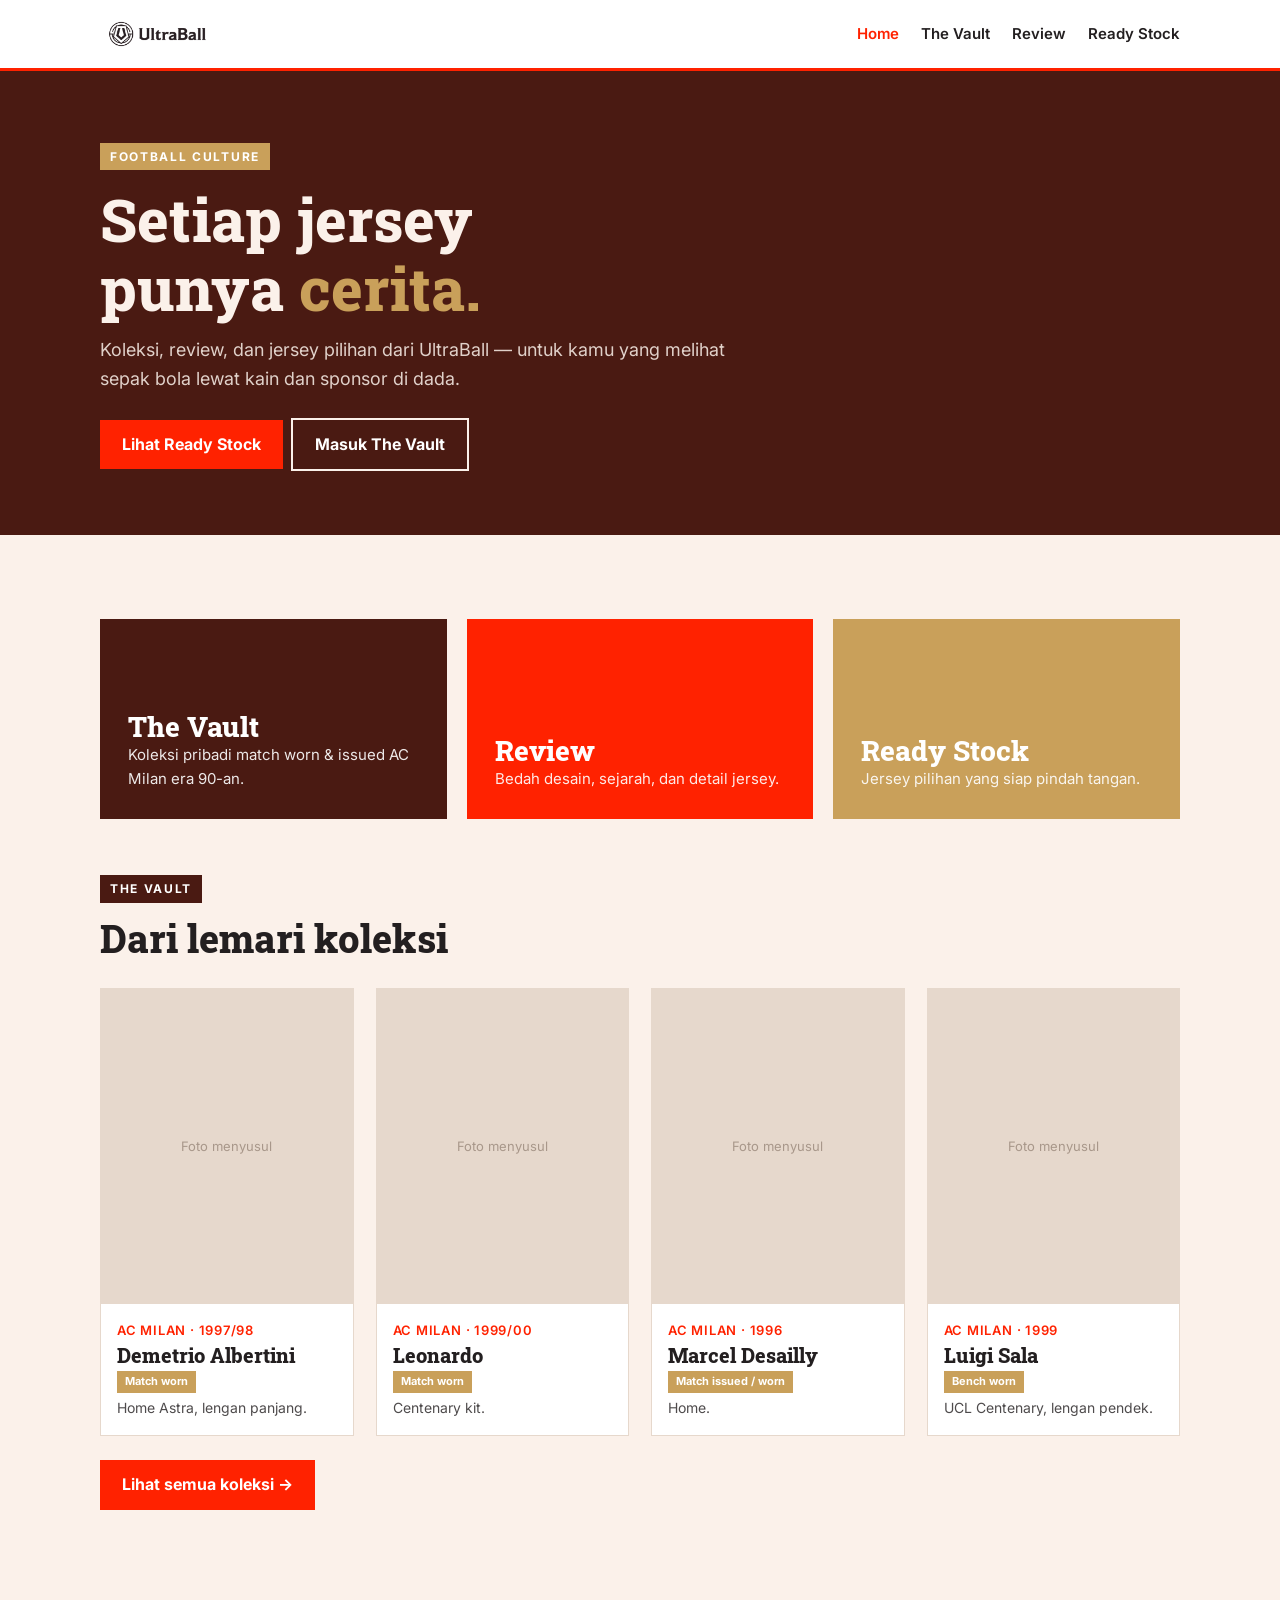
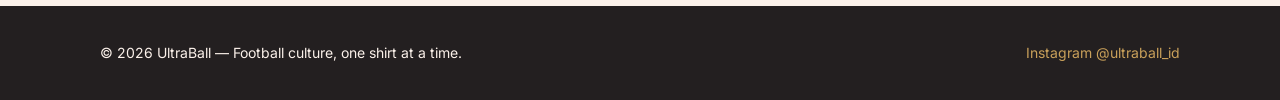
<file: index.html>
<!DOCTYPE html>
<html lang="id">
<head>
<meta charset="UTF-8"><meta name="viewport" content="width=device-width,initial-scale=1">
<title>UltraBall — Football Culture & Jersey</title>
<link rel="icon" href="assets/logo-red.png">
<link rel="preconnect" href="https://fonts.googleapis.com">
<link href="https://fonts.googleapis.com/css2?family=Inter:wght@400;600;700&family=Roboto+Slab:wght@700;800&display=swap" rel="stylesheet">
<link rel="stylesheet" href="style.css">
<script src="data.js"></script>
</head>
<body>
<div class="hero"><div class="wrap">
  <span class="kicker gold">Football Culture</span>
  <h1>Setiap jersey<br>punya <span>cerita.</span></h1>
  <p class="lead">Koleksi, review, dan jersey pilihan dari UltraBall — untuk kamu yang melihat sepak bola lewat kain dan sponsor di dada.</p>
  <a class="btn" href="jual.html">Lihat Ready Stock</a><a class="btn ghost" href="koleksi.html">Masuk The Vault</a>
</div></div>
<section><div class="wrap">
  <div class="pillars">
    <a class="pillar" href="koleksi.html"><h3>The Vault</h3><p>Koleksi pribadi match worn & issued AC Milan era 90-an.</p></a>
    <a class="pillar" href="review.html"><h3>Review</h3><p>Bedah desain, sejarah, dan detail jersey.</p></a>
    <a class="pillar" href="jual.html"><h3>Ready Stock</h3><p>Jersey pilihan yang siap pindah tangan.</p></a>
  </div>
</div></section>
<section style="padding-top:0"><div class="wrap">
  <span class="kicker maroon">The Vault</span><h2>Dari lemari koleksi</h2>
  <div class="grid" id="koleksi"></div>
  <a class="btn" href="koleksi.html">Lihat semua koleksi →</a>
</div></section>
<script src="app.js"></script>
<script>renderKoleksi(document.getElementById("koleksi"),4)</script>
</body>
</html>
</file>
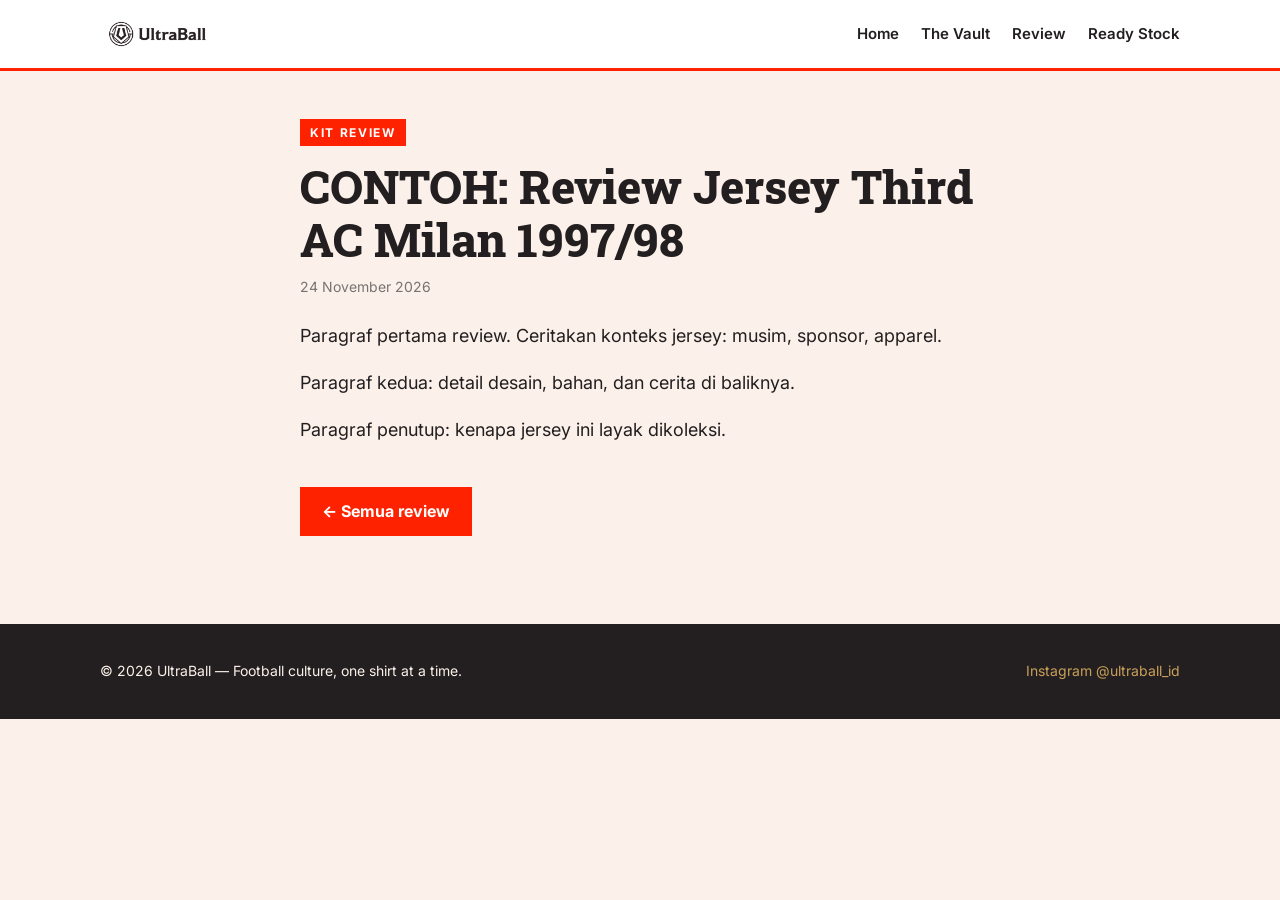
<file: artikel.html>
<!DOCTYPE html>
<html lang="id">
<head>
<meta charset="UTF-8"><meta name="viewport" content="width=device-width,initial-scale=1">
<title>Review — UltraBall</title>
<link rel="icon" href="assets/logo-red.png">
<link rel="preconnect" href="https://fonts.googleapis.com">
<link href="https://fonts.googleapis.com/css2?family=Inter:wght@400;600;700&family=Roboto+Slab:wght@700;800&display=swap" rel="stylesheet">
<link rel="stylesheet" href="style.css">
<script src="data.js"></script>
</head>
<body>
<div class="article" id="artikel"></div>
<script src="app.js"></script>
<script>renderArtikel(document.getElementById("artikel"))</script>
</body>
</html>
</file>
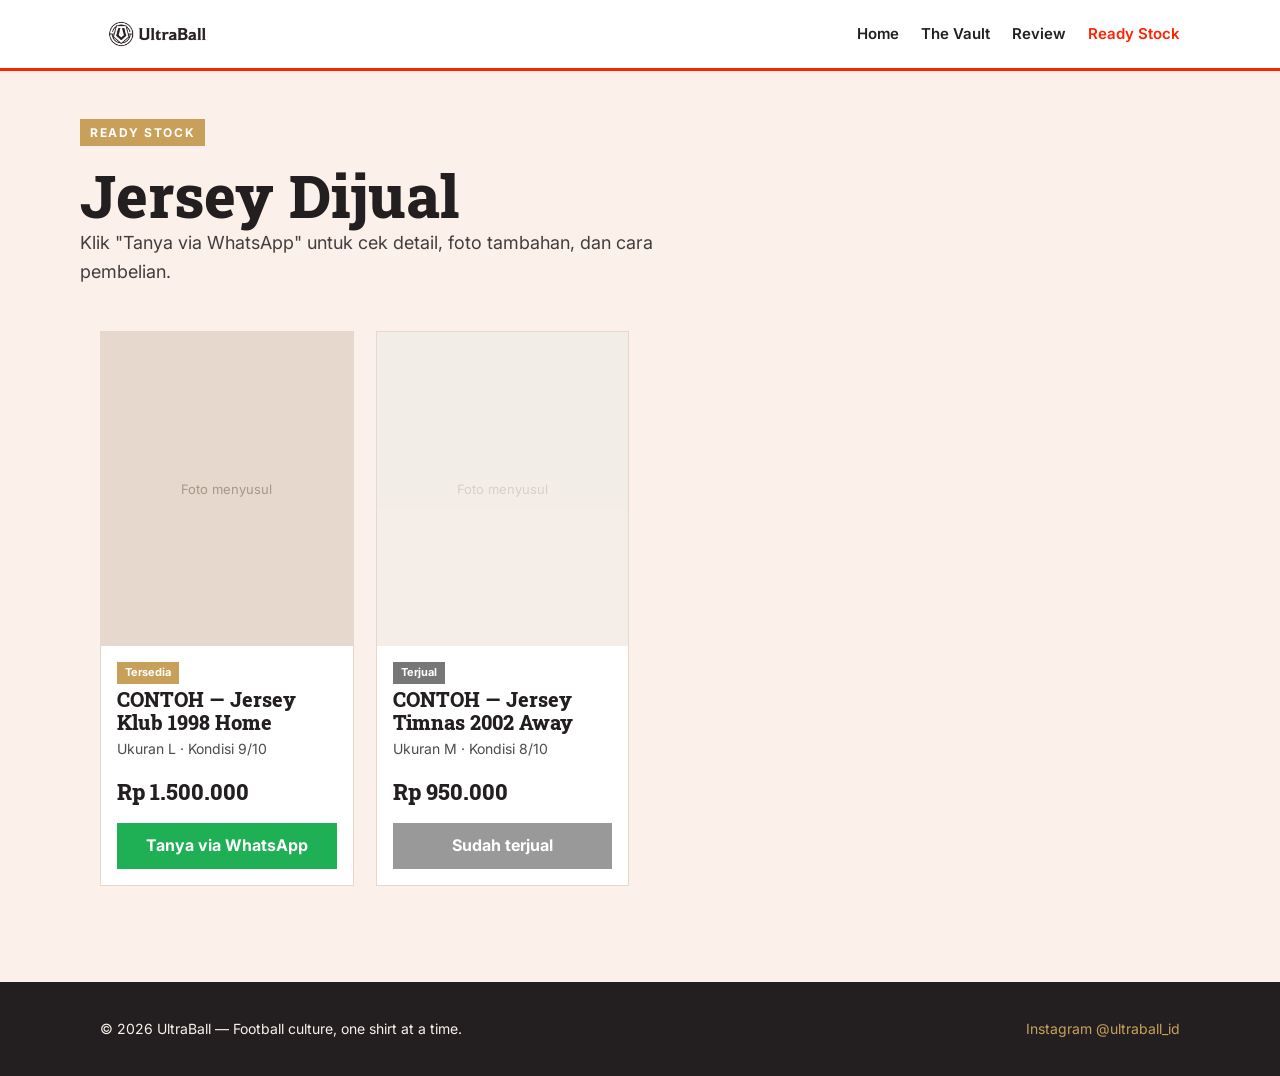
<file: jual.html>
<!DOCTYPE html>
<html lang="id">
<head>
<meta charset="UTF-8"><meta name="viewport" content="width=device-width,initial-scale=1">
<title>Ready Stock — UltraBall</title>
<link rel="icon" href="assets/logo-red.png">
<link rel="preconnect" href="https://fonts.googleapis.com">
<link href="https://fonts.googleapis.com/css2?family=Inter:wght@400;600;700&family=Roboto+Slab:wght@700;800&display=swap" rel="stylesheet">
<link rel="stylesheet" href="style.css">
<script src="data.js"></script>
</head>
<body>
<div class="wrap pagehead"><span class="kicker gold">Ready Stock</span><h1>Jersey Dijual</h1>
<p class="lead">Klik "Tanya via WhatsApp" untuk cek detail, foto tambahan, dan cara pembelian.</p></div>
<section style="padding-top:8px"><div class="wrap"><div class="grid" id="jual"></div></div></section>
<script src="app.js"></script>
<script>renderJual(document.getElementById("jual"))</script>
</body>
</html>
</file>
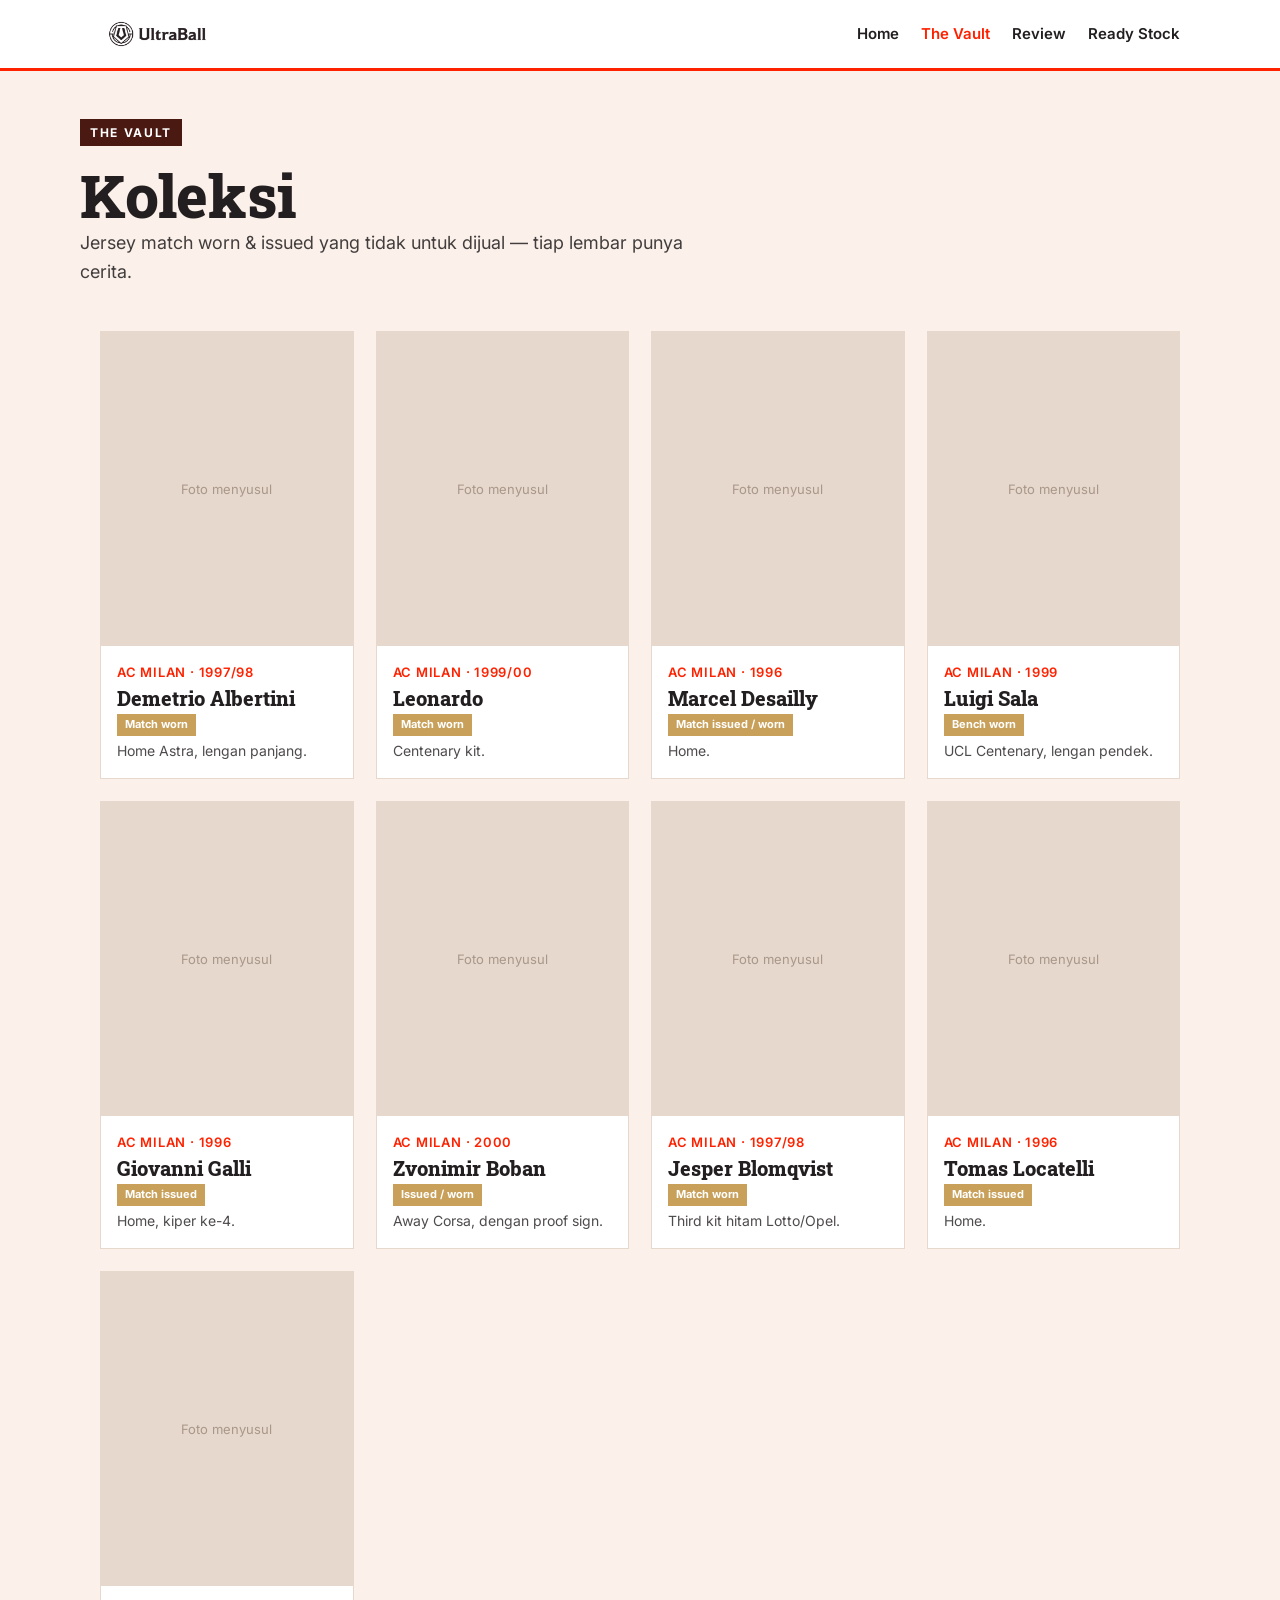
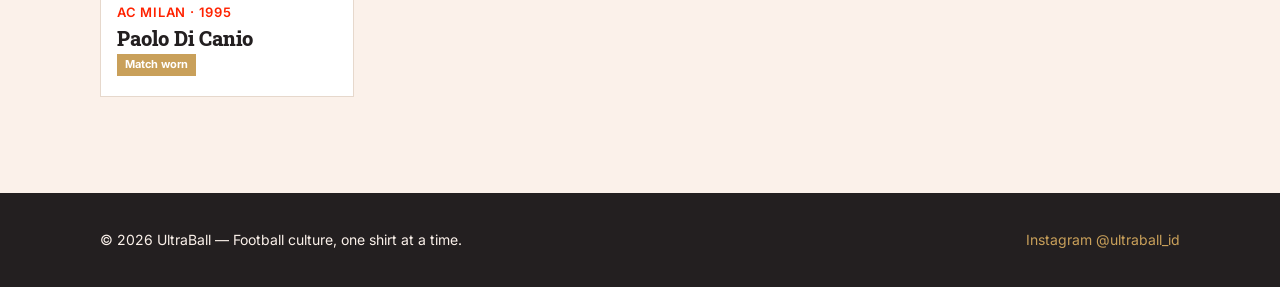
<file: koleksi.html>
<!DOCTYPE html>
<html lang="id">
<head>
<meta charset="UTF-8"><meta name="viewport" content="width=device-width,initial-scale=1">
<title>The Vault — UltraBall</title>
<link rel="icon" href="assets/logo-red.png">
<link rel="preconnect" href="https://fonts.googleapis.com">
<link href="https://fonts.googleapis.com/css2?family=Inter:wght@400;600;700&family=Roboto+Slab:wght@700;800&display=swap" rel="stylesheet">
<link rel="stylesheet" href="style.css">
<script src="data.js"></script>
</head>
<body>
<div class="wrap pagehead"><span class="kicker maroon">The Vault</span><h1>Koleksi</h1>
<p class="lead">Jersey match worn & issued yang tidak untuk dijual — tiap lembar punya cerita.</p></div>
<section style="padding-top:8px"><div class="wrap"><div class="grid" id="koleksi"></div></div></section>
<script src="app.js"></script>
<script>renderKoleksi(document.getElementById("koleksi"))</script>
</body>
</html>
</file>
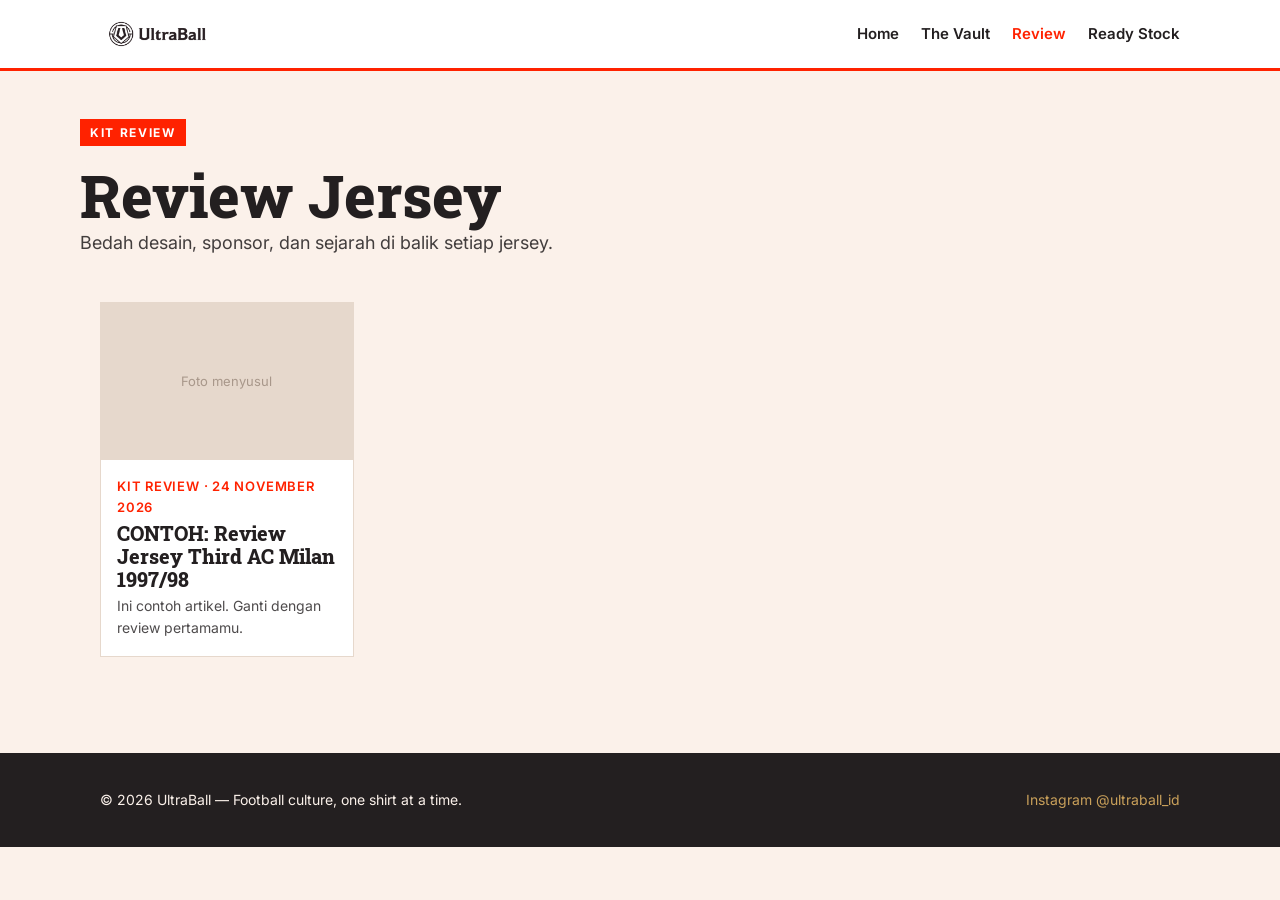
<file: review.html>
<!DOCTYPE html>
<html lang="id">
<head>
<meta charset="UTF-8"><meta name="viewport" content="width=device-width,initial-scale=1">
<title>Review — UltraBall</title>
<link rel="icon" href="assets/logo-red.png">
<link rel="preconnect" href="https://fonts.googleapis.com">
<link href="https://fonts.googleapis.com/css2?family=Inter:wght@400;600;700&family=Roboto+Slab:wght@700;800&display=swap" rel="stylesheet">
<link rel="stylesheet" href="style.css">
<script src="data.js"></script>
</head>
<body>
<div class="wrap pagehead"><span class="kicker">Kit Review</span><h1>Review Jersey</h1>
<p class="lead">Bedah desain, sponsor, dan sejarah di balik setiap jersey.</p></div>
<section style="padding-top:8px"><div class="wrap list-review"><div class="grid" id="review"></div></div></section>
<script src="app.js"></script>
<script>renderReviewList(document.getElementById("review"))</script>
</body>
</html>
</file>
<file: style.css>
:root{
  --red:#FF2200; --maroon:#4A1A12; --gold:#C9A05A; --cream:#FBF1EA; --ink:#231F20; --line:#E6D8CC;
  --head:'Roboto Slab',Georgia,serif; --body:'Inter',system-ui,sans-serif;
}
*{box-sizing:border-box;margin:0;padding:0}
body{font-family:var(--body);background:var(--cream);color:var(--ink);line-height:1.6}
a{color:inherit;text-decoration:none}
img{max-width:100%;display:block}
.wrap{max-width:1120px;margin:0 auto;padding:0 20px}

/* header */
header{background:#fff;border-bottom:3px solid var(--red);position:sticky;top:0;z-index:10}
.nav{display:flex;align-items:center;justify-content:space-between;height:68px;gap:16px}
.nav img{height:34px;width:auto}
.nav ul{display:flex;gap:22px;list-style:none;font-weight:600;font-size:15px}
.nav a.active,.nav a:hover{color:var(--red)}
@media(max-width:640px){.nav{flex-direction:column;height:auto;padding:12px 0}.nav ul{gap:16px;font-size:14px}}

/* type */
.kicker{display:inline-block;font-size:12px;font-weight:700;letter-spacing:.14em;text-transform:uppercase;color:#fff;background:var(--red);padding:4px 10px;margin-bottom:14px}
.kicker.gold{background:var(--gold)} .kicker.maroon{background:var(--maroon)}
h1,h2,h3{font-family:var(--head);font-weight:800;line-height:1.15}
h1{font-size:clamp(34px,6vw,60px)}
h2{font-size:clamp(26px,4vw,38px);margin-bottom:8px}
.lead{font-size:18px;max-width:640px;opacity:.85}

/* hero */
.hero{background:var(--maroon);color:var(--cream);padding:72px 0 64px}
.hero h1 span{color:var(--gold)}
.hero .lead{margin-top:14px}
.btn{display:inline-block;margin-right:8px;background:var(--red);color:#fff;font-weight:700;padding:12px 22px;margin-top:24px}
.btn:hover{background:#d91d00}
.btn.ghost{background:transparent;border:2px solid var(--cream)}

section{padding:56px 0}
.pagehead{padding:48px 0 8px}

/* grid cards */
.grid{display:grid;grid-template-columns:repeat(auto-fill,minmax(250px,1fr));gap:22px;margin-top:28px}
.card{background:#fff;border:1px solid var(--line);display:flex;flex-direction:column}
.card .ph{aspect-ratio:4/5;background:var(--line);display:flex;align-items:center;justify-content:center;color:#a8978a;font-size:13px;overflow:hidden}
.card .ph img{width:100%;height:100%;object-fit:contain;background:#f4ece5}
.card .body{padding:16px;flex:1;display:flex;flex-direction:column;gap:4px}
.card h3{font-size:20px}
.meta{font-size:13px;font-weight:600;color:var(--red);text-transform:uppercase;letter-spacing:.06em}
.card p{font-size:14px;opacity:.8}
.price{font-family:var(--head);font-weight:800;font-size:22px;margin-top:auto;padding-top:10px}
.wa{display:block;text-align:center;background:#1FAF55;color:#fff;font-weight:700;padding:10px;margin-top:10px}
.sold .ph{opacity:.45} .sold .wa{background:#999;pointer-events:none}
.badge{display:inline-block;font-size:11px;font-weight:700;padding:2px 8px;background:var(--gold);color:#fff;align-self:flex-start}
.sold .badge{background:#777}

/* three pillars on home */
.pillars{display:grid;grid-template-columns:repeat(auto-fit,minmax(260px,1fr));gap:20px;margin-top:28px}
.pillar{padding:28px;color:#fff;min-height:200px;display:flex;flex-direction:column;justify-content:flex-end}
.pillar h3{font-size:28px} .pillar p{opacity:.9;font-size:15px}
.pillar:nth-child(1){background:var(--maroon)} .pillar:nth-child(2){background:var(--red)} .pillar:nth-child(3){background:var(--gold)}
.pillar:hover{transform:translateY(-3px);transition:.2s}

/* article */
.article{max-width:720px;margin:0 auto;padding:48px 20px}
.article h1{font-size:clamp(30px,5vw,46px);margin-bottom:10px}
.article .date{font-size:14px;opacity:.6;margin-bottom:24px}
.article p{font-size:18px;margin-bottom:18px}
.article img{margin-bottom:24px}
.list-review .card .ph{aspect-ratio:16/10}

footer{background:var(--ink);color:var(--cream);padding:36px 0;margin-top:40px;font-size:14px}
footer .wrap{display:flex;justify-content:space-between;flex-wrap:wrap;gap:12px}
footer a{color:var(--gold)}
</file>
